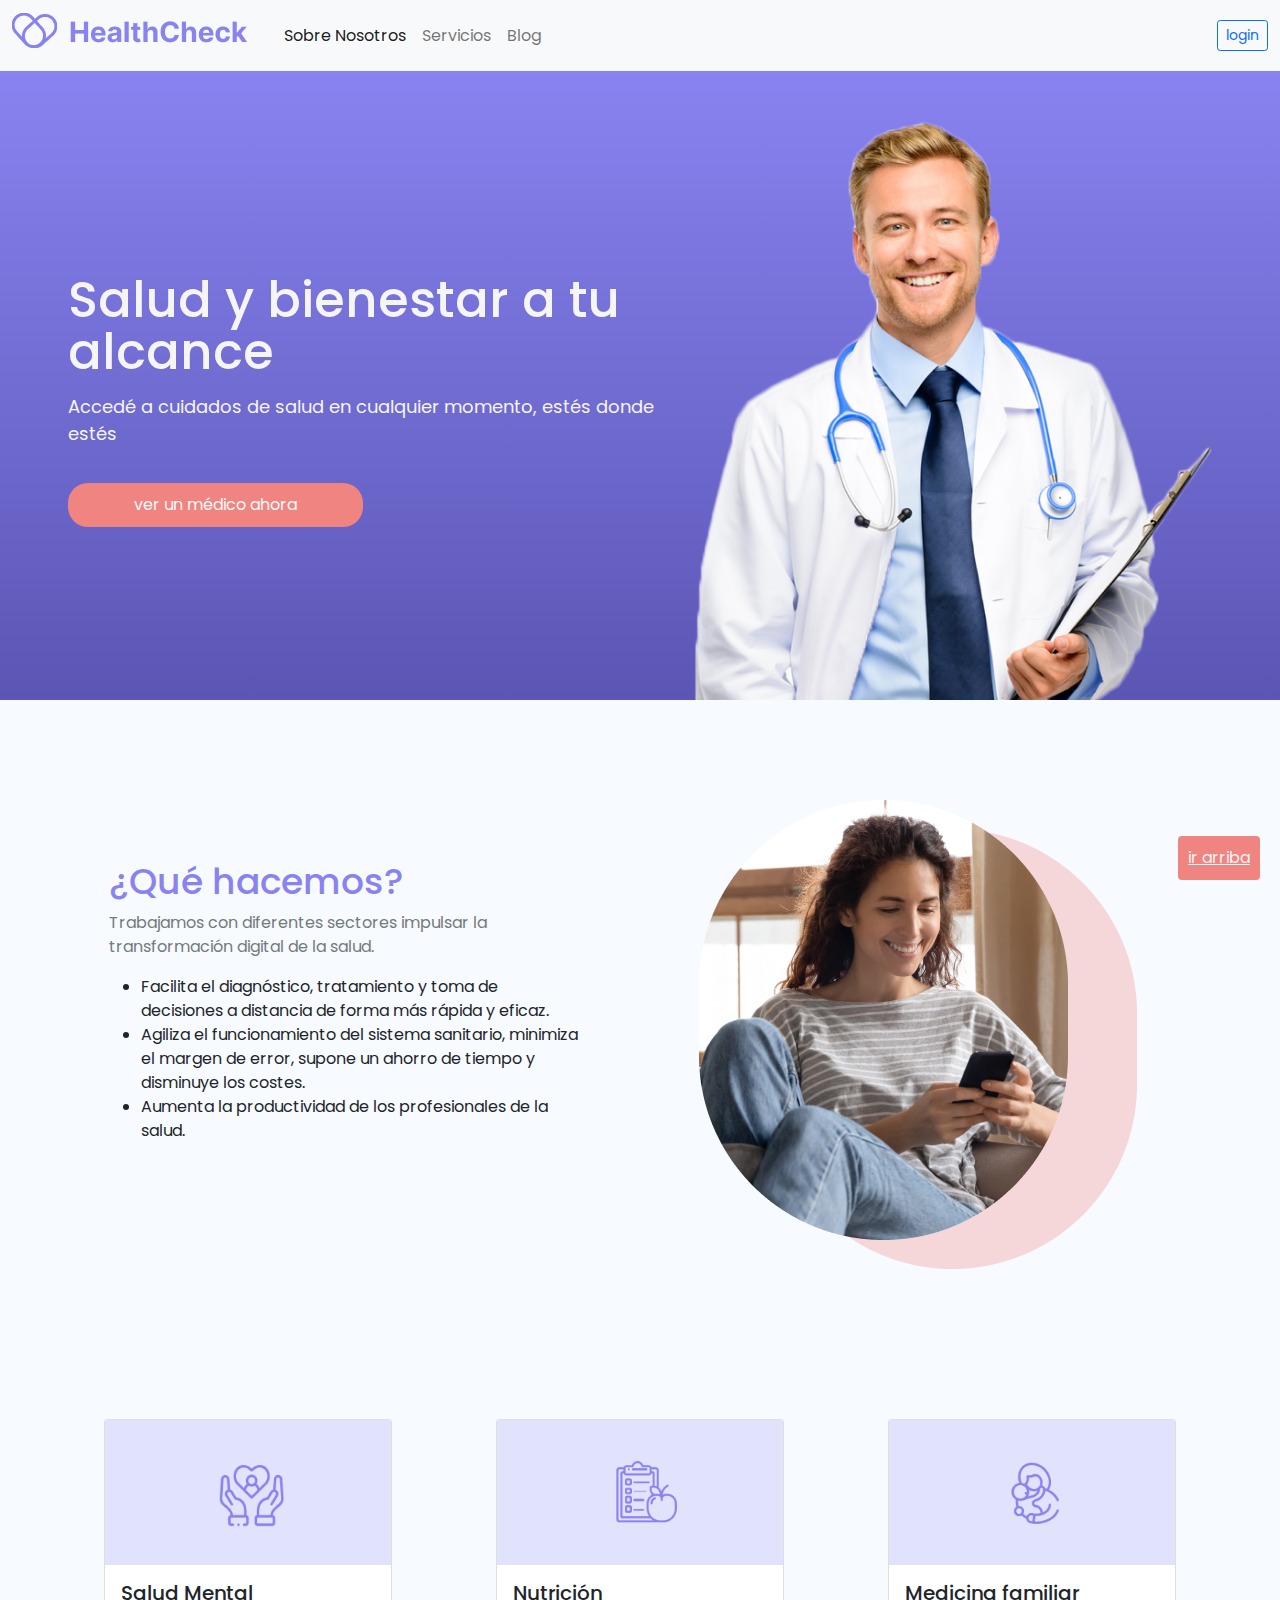
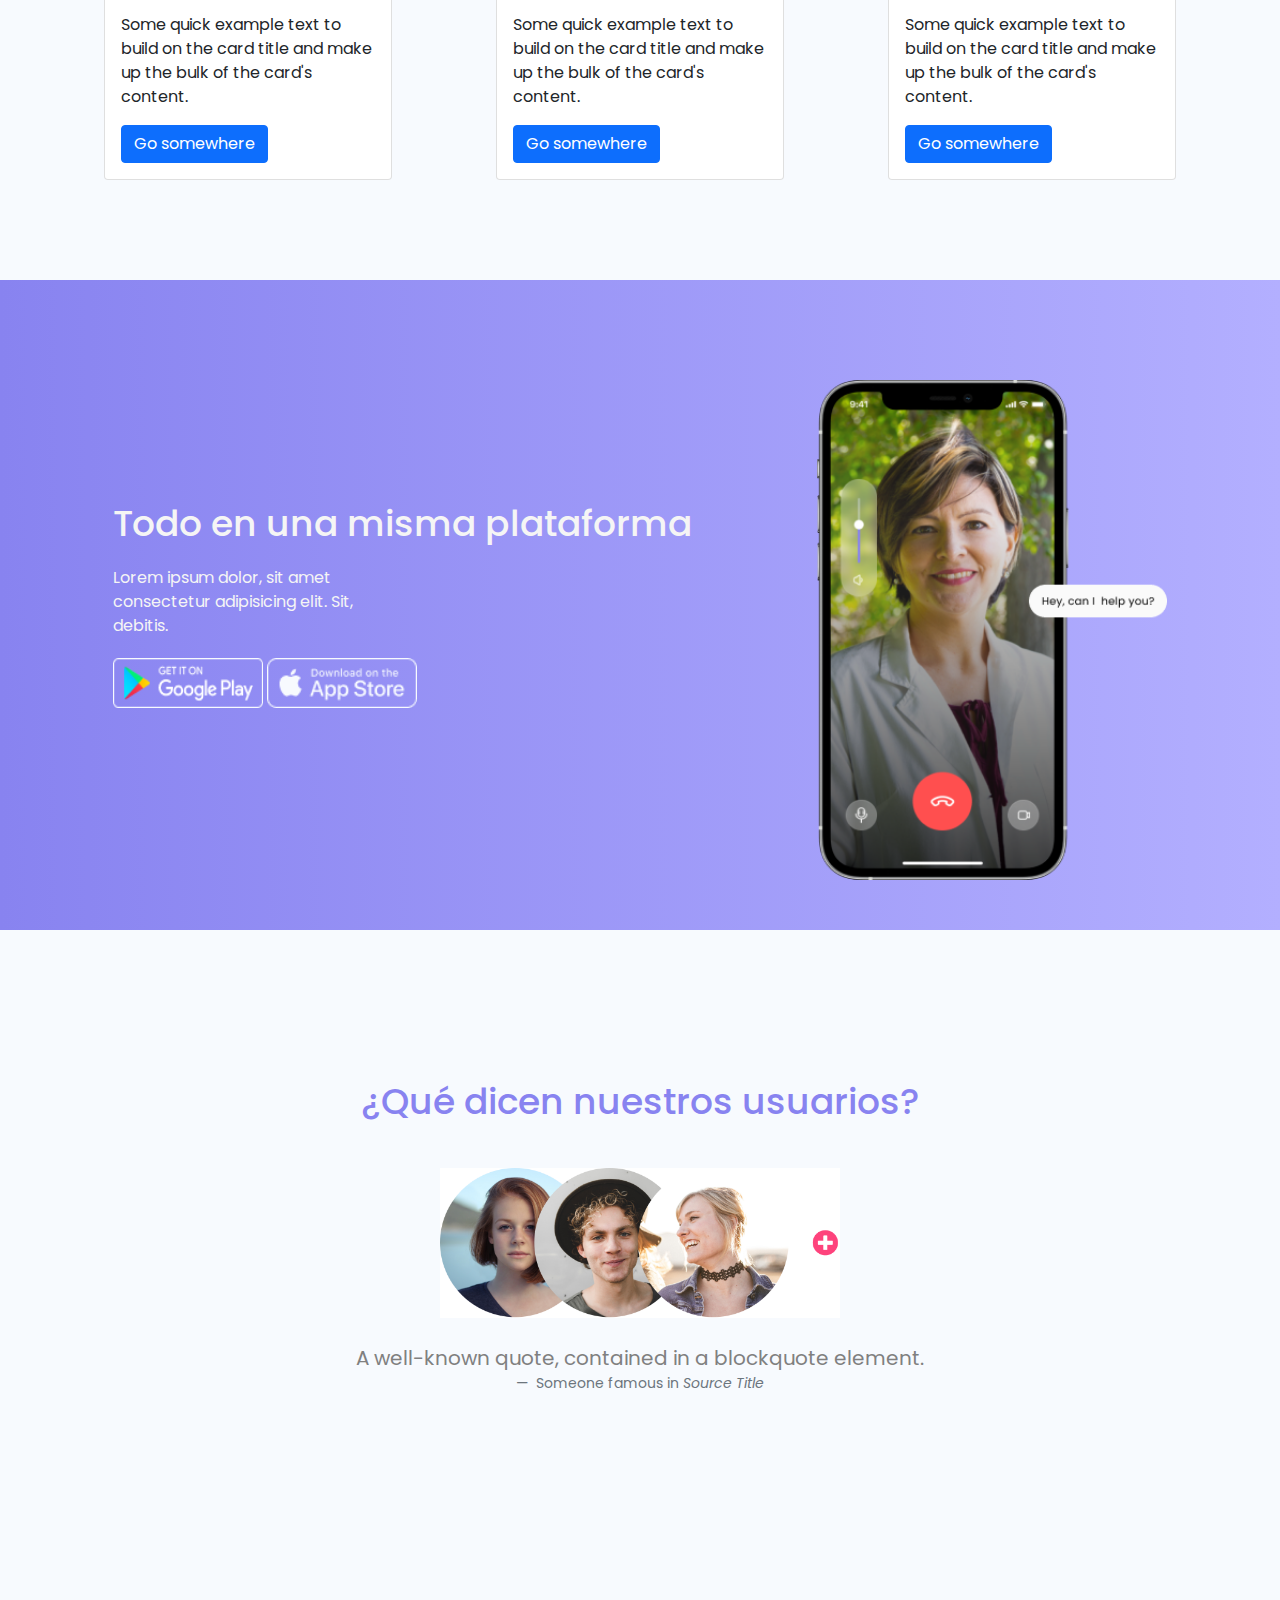
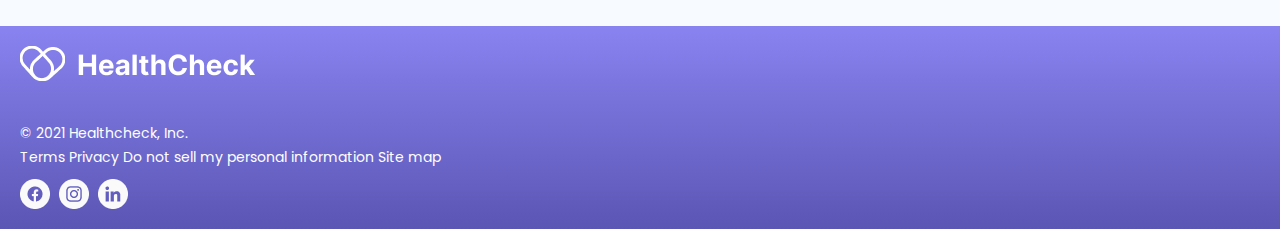
<file: index.html>
<!DOCTYPE html>
<html lang="es">
<head>
    <meta charset="UTF-8">
    <meta name="viewport" content="width=device-width,initial-scale=1.0">
    <title>Healthy</title>
    <link rel="preconnect" href="https://fonts.gstatic.com">
    <link href="https://fonts.googleapis.com/css2?family=Poppins:wght@200;400;500;600;700;800&display=swap" rel="stylesheet">
    <link rel="stylesheet" href="./bootstrap/css/bootstrap.css">
    <link rel="stylesheet" href="css/estilos.css">
</head>

<body>

    <header class="header">        
      <nav class="navbar navbar-expand-lg navbar-light bg-light" style="background-color: #8883F0;">
        <div class="container-fluid">
          <a class="navbar-brand" href="index.html"><img src="assets/img/logo_color.png" alt="logo"></a>
          <button class="navbar-toggler" type="button" data-bs-toggle="collapse" data-bs-target="#navbarText" aria-controls="navbarText" aria-expanded="false" aria-label="Toggle navigation">
              <span class="navbar-toggler-icon"></span>
          </button>
          <div class="collapse navbar-collapse" id="navbarText">
            <ul class="navbar-nav me-auto mb-2 mb-lg-0">
              <li class="nav-item">
                  <a class="nav-link active" aria-current="page" href="./pages/nosotros.html">Sobre Nosotros</a>
              </li>
              <li class="nav-item">
                <a class="nav-link" href="./pages/servicios.html">Servicios</a>
              </li>
              <li class="nav-item">
                <a class="nav-link" href="./pages/blog.html">Blog</a>
              </li>
            </ul>
            <button class="btn btn-sm btn-outline-primary" type="button">login</button>
          </div>
        </div>
      </nav>  
    </header>

    <main>
        <section class="SlidePrincipal">
            <div class="content-slide">
              <h1>Salud y bienestar a tu alcance</h1>
              <p>Accedé a cuidados de salud en cualquier momento, estés donde estés</p>
              <button type="button" class="PrimaryButton">ver un médico ahora</button>
            </div>

            <div class="img-principal">
              <img src="./assets/img/doctor.png" alt="doctor">
            </div>
        </section>
    

        <!-- INICIO SECCION PRINCIPAL-->

        <section class="QueHacemos">

            <article class="texto_quehacemos">
                <h2>¿Qué hacemos?</h2>
                <p>Trabajamos con diferentes sectores impulsar la transformación digital de la salud.</p>
                <ul>
                  <li>Facilita el diagnóstico, tratamiento y toma de decisiones a distancia de forma más rápida y eficaz.</li>
                  <li>Agiliza el funcionamiento del sistema sanitario, minimiza el margen de error, supone un ahorro de tiempo y disminuye los costes.</li>
                  <li>Aumenta la productividad de los profesionales de la salud.</li> 
                </ul>
            </article>

            <div class="img_quehacemos"><img src="assets/img/img_quehacemos.png" alt="dj" width="438" height="469"></div>


        </section>

        <!--FIN SECCION PRINCIPAL-->
  
        <!-- INICIO DESTACADOS-->

       <section class="servicios">
          <div class="card" style="width: 18rem;">
            <img src="./assets/img/saludmental.png" class="card-img-top" alt="...">
            <div class="card-body">
              <h5 class="card-title">Salud Mental</h5>
              <p class="card-text">Some quick example text to build on the card title and make up the bulk of the card's content.</p>
              <a href="#" class="btn btn-primary">Go somewhere</a>
            </div>
          </div>
          <div class="card" style="width: 18rem;">
            <img src="./assets/img/nutricion.png" class="card-img-top" alt="...">
            <div class="card-body">
              <h5 class="card-title">Nutrición</h5>
              <p class="card-text">Some quick example text to build on the card title and make up the bulk of the card's content.</p>
              <a href="#" class="btn btn-primary">Go somewhere</a>
            </div>
          </div>
          <div class="card" style="width: 18rem;">
            <img src="./assets/img/familiar.png" class="card-img-top" alt="...">
            <div class="card-body">
              <h5 class="card-title">Medicina familiar</h5>
              <p class="card-text">Some quick example text to build on the card title and make up the bulk of the card's content.</p>
              <a href="#" class="btn btn-primary">Go somewhere</a>
            </div>
          </div>
        </section>

        <!-- FIN DESTACADOS-->


        <!--INICIO CALL TO ACTION-->

        <section class="plataforma">
            <div>
                <h2>Todo en una misma plataforma</h2>
                <p>Lorem ipsum dolor, sit amet consectetur adipisicing elit. Sit, debitis.</p>
                <img src="assets/img/googleplay.png" alt="googleplay" width="150" height="50">
                <img src="assets/img/appstore.png" alt="appstore" width="150" height="50">
            </div>
            
            <div class="app">
                <img src="assets/img/img_app.png" alt="app medico" width="350" height="500">
            </div>

        </section>

        <!--FIN CALL TO ACTION-->


        <!--INICIO TESTIMONIOS-->

        <section class="container-fluid">
            <div class="testimonios">
                <h2>¿Qué dicen nuestros usuarios?</h2>
                <img src="assets/img/img_testimonios.png" alt="testimonios" width="400" height="150">
                <figure class="text-center">
                    <blockquote class="blockquote">
                    <p>A well-known quote, contained in a blockquote element.</p>
                    </blockquote>
                    <figcaption class="blockquote-footer">
                    Someone famous in <cite title="Source Title">Source Title</cite>
                    </figcaption>
                </figure>
            </div>
        </section>

        <!--FIN TESTIMONIOS-->


        <!--INICIO FOOTER-->

        <footer class="footer">
            <div class="logoPie">
                <img src="assets/img/logo.png" alt="logo" width="248" height="45">
            </div>
            <div class="pie_01">
                <small>© 2021 Healthcheck, Inc.</small>

            </div>
            <div class="pie_02">
                <small>Terms    Privacy   Do not sell my personal information    Site map</small>
            </div>
            <div class="redes">
                <div class="LogosRedes"><img src="assets/img/facebook.png" alt="logo facebook" width="30" height="30"></div>
                <div class="LogosRedes"><img src="assets/img/instagram.png" alt="logo instagram" width="30" height="30"></div>
                <div class="LogosRedes"><img src="assets/img/linkedin.png" alt="logo twitter" width="30" height="30"></div>
            </div>
            <a href="#" class="top">ir arriba</a>
        </footer>

        <!--FIN FOOTER-->
    </main>

    <!--SCRIPT BOOTSTRAP-->
    <script src="https://cdn.jsdelivr.net/npm/@popperjs/core@2.9.3/dist/umd/popper.min.js" integrity="sha384-eMNCOe7tC1doHpGoWe/6oMVemdAVTMs2xqW4mwXrXsW0L84Iytr2wi5v2QjrP/xp" crossorigin="anonymous"></script>
    <script src="https://cdn.jsdelivr.net/npm/bootstrap@5.1.0/dist/js/bootstrap.min.js" integrity="sha384-cn7l7gDp0eyniUwwAZgrzD06kc/tftFf19TOAs2zVinnD/C7E91j9yyk5//jjpt/" crossorigin="anonymous"></script>
</body>
</html>
</file>
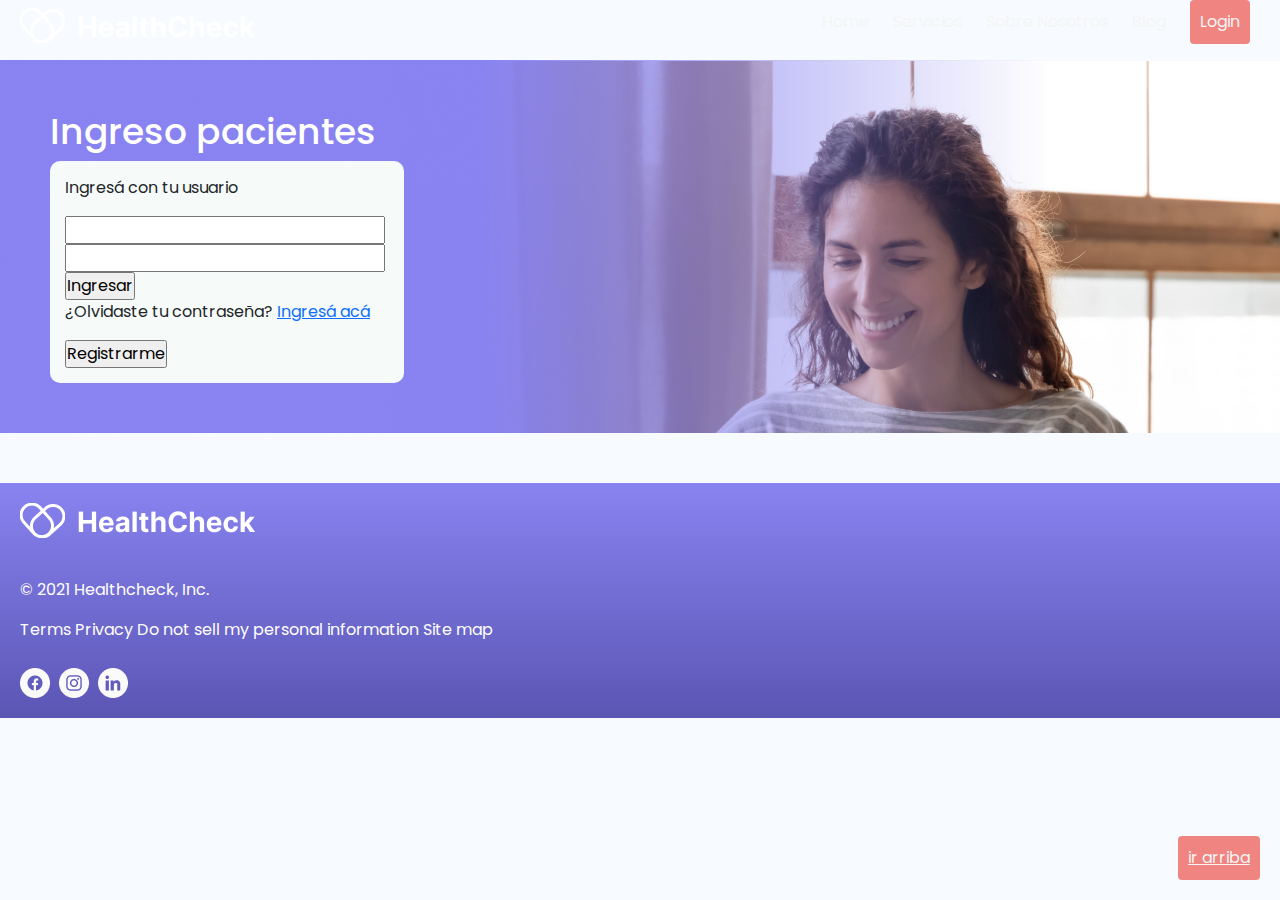
<file: pages/login.html>
<!DOCTYPE html>
<html lang="es">
<head>
    <meta charset="UTF-8">
    <title>Healthy</title>
    <link href="https://fonts.googleapis.com/css2?family=Poppins:wght@200;400;500;600;700;800&display=swap" rel="stylesheet">
    <meta name="viewport" content="width=device-width,initial-scale=1.0">
    <link rel="stylesheet" href="../bootstrap/css/bootstrap.css">
    <link rel="stylesheet" href="../css/estilos.css">
</head>

<body>
    <header id="cabecera">
        
        <a href="index.html"><div class="logo"><img src="../assets/img/logo.png" alt="logo" width="248" height="45"></div></a><nav class="menu">
            <ul>
            <li><a href="../index.html">Home</a></li>
            <li><a href="../pages/servicios.html">Servicios</a>
                <ul>
                    <li>Medicina familiar</li>
                    <li>Salud mental</li>
                    <li>Pediatría</li>
                    <li>Nutrición</li>
                </ul>
            </li>
            <li><a href="../pages/nosotros.html">Sobre Nosotros</a></li>
            <li><a href="../pages/blog.html">Blog</a></li>
            <li class="boton_login"><a href="../pages/login.html">Login</a></li>
            </ul>
        </nav>
        
    </header>

    <!--INICIO BANNER SUPERIOR-->
   
    <main>

         <section class="IngresoPacientes">
            
            <h2>Ingreso pacientes</h2>
            
            <form action="" enctype="" method="GET" class="login">
                
                <p>Ingresá con tu usuario</p>

                <input type="email">
                <input type="password">
                <input type="submit"value="Ingresar">

                <p>¿Olvidaste tu contraseña? <a href="www.google.com">Ingresá acá</a></p>
                
                <input type="button"value="Registrarme">

            </form>

        </section>

        <!--FIN BANNER SUPERIOR-->

        <!--INICIO FOOTER-->
        
        <footer class="footer">
            
            <div class="logoPie">
                <img src="../assets/img/logo.png" alt="logo" width="248" height="45">
            </div>
        
            <div class="pie_01">
                <p>© 2021 Healthcheck, Inc.</p>

            </div>
            <div class="pie_02">
                <p>Terms    Privacy   Do not sell my personal information    Site map</p>
            </div>

            <div class="redes">
                <div class="LogosRedes"><img src="../assets/img/facebook.png" alt="logo facebook" width="30" height="30"></div>
                <div class="LogosRedes"><img src="../assets/img/instagram.png" alt="logo instagram" width="30" height="30"></div>
                <div class="LogosRedes"><img src="../assets/img/linkedin.png" alt="logo twitter" width="30" height="30"></div>
            </div>

            <a href="#" class="top">ir arriba</a>
        
        </footer>
        <!--FIN FOOTER-->
    </main>
</body>
</html>
</file>
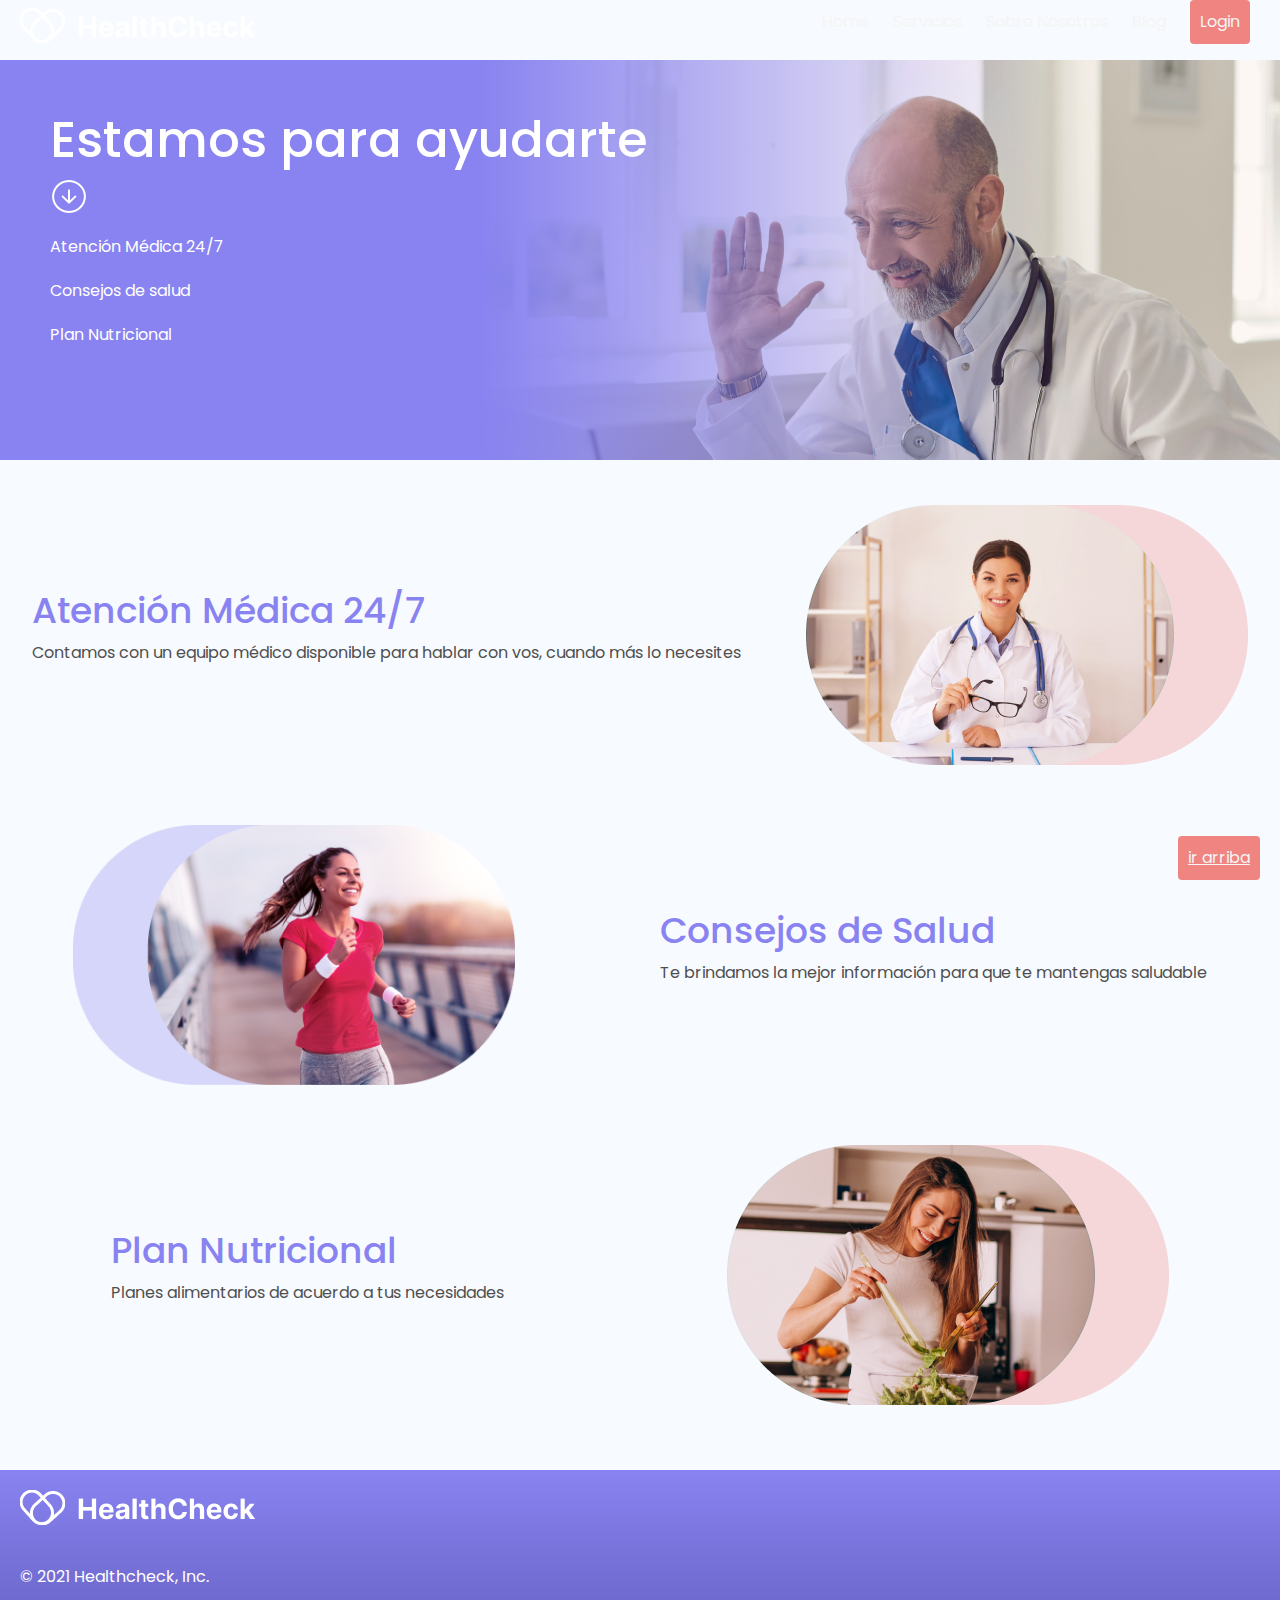
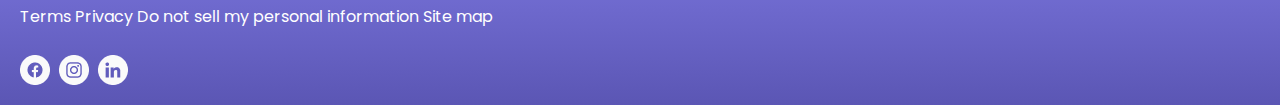
<file: pages/nosotros.html>
<!DOCTYPE html>
<html lang="es">
<head>
    <meta charset="UTF-8">
    <title>Healthy</title>
    <link rel="preconnect" href="https://fonts.gstatic.com">
    <link href="https://fonts.googleapis.com/css2?family=Poppins:wght@200;400;500;600;700;800&display=swap" rel="stylesheet">
    <meta name="viewport" content="width=device-width,initial-scale=1.0">
    <link rel="stylesheet" href="../bootstrap/css/bootstrap.css">
    <link rel="stylesheet" href="../css/estilos.css">
     
</head>

<body>
    
    <header id="cabecera">
        
        <a href="index.html"><div class="logo"><img src="../assets/img/logo.png" alt="logo" width="248" height="45"></div></a><nav class="menu">
            <ul>
            <li><a href="../index.html">Home</a></li>
            <li><a href="../pages/servicios.html">Servicios</a>
                <ul>
                    <li>Medicina familiar</li>
                    <li>Salud mental</li>
                    <li>Pediatría</li>
                    <li>Nutrición</li>
                </ul>
            </li>
            <li><a href="../pages/nosotros.html">Sobre Nosotros</a></li>
            <li><a href="../pages/blog.html">Blog</a></li>
            <li class="boton_login"><a href="../pages/login.html">Login</a></li>
            </ul>
        </nav>
        
    </header>

    <!--INICIO BANNER PRINCIOPAL-->
    <main>
        <section class="SobreNosotros">
            <h1>Estamos para ayudarte</h1>
            <img src="../assets/img/arrow-down-circle.png" alt="arrow-down">
            <a href="#">Atención Médica 24/7</a>
            <a href="#">Consejos de salud</a>
            <a href="#">Plan Nutricional</a>
        </section>

        <!--FIN BANNER PRINCIPAL-->
        
        <!--ITEM 01-->
        <section class="items">
        
            <article class="item_01">
                <div class="img_nosotros"><img src="../assets/img/atencion_medica.png" alt="atencion_medica" width="442" height="260"></div>
                <div class="parrafo_nosotros">
                    <h2>Atención Médica 24/7</h2>
                    <p>Contamos con un equipo médico disponible para hablar con vos, cuando más lo necesites</p>
                </div>
            </article>

            <article class="item_02">
                <div class="img_nosotros"><img src="../assets/img/consejos.png" alt="consejos de salud" width="442" height="260"></div>
                <div class="parrafo_nosotros">
                    <h2>Consejos de Salud</h2>
                    <p>Te brindamos la mejor información para que te mantengas saludable</p>
                </div>
            </article>

            <article class="item_03">
                <div class="img_nosotros"><img src="../assets/img/plan_nutricional.png" alt="plan_nutricional" width="442" height="260"></div>
                <div class="parrafo_nosotros">
                    <h2>Plan Nutricional</h2>
                    <p>Planes alimentarios de acuerdo a tus necesidades</p>
                </div>
            </article>

        </section>    
    
    
         <!--INICIO FOOTER-->
        
        <footer class="footer">
            <div class="logoPie">
                <img src="../assets/img/logo.png" alt="logo" width="248" height="45">
            </div>
            <div class="pie_01">
                <p>© 2021 Healthcheck, Inc.</p>

            </div>
            <div class="pie_02">
                <p>Terms    Privacy   Do not sell my personal information    Site map</p>
            </div>
            <div class="redes">
                <div class="LogosRedes"><img src="../assets/img/facebook.png" alt="logo facebook" width="30" height="30"></div>
                <div class="LogosRedes"><img src="../assets/img/instagram.png" alt="logo instagram" width="30" height="30"></div>
                <div class="LogosRedes"><img src="../assets/img/linkedin.png" alt="logo twitter" width="30" height="30"></div>
            </div>
            <a href="#" class="top">ir arriba</a>
        </footer>
        
        <!--FIN FOOTER-->
    </main>
</body>
</html>
</file>
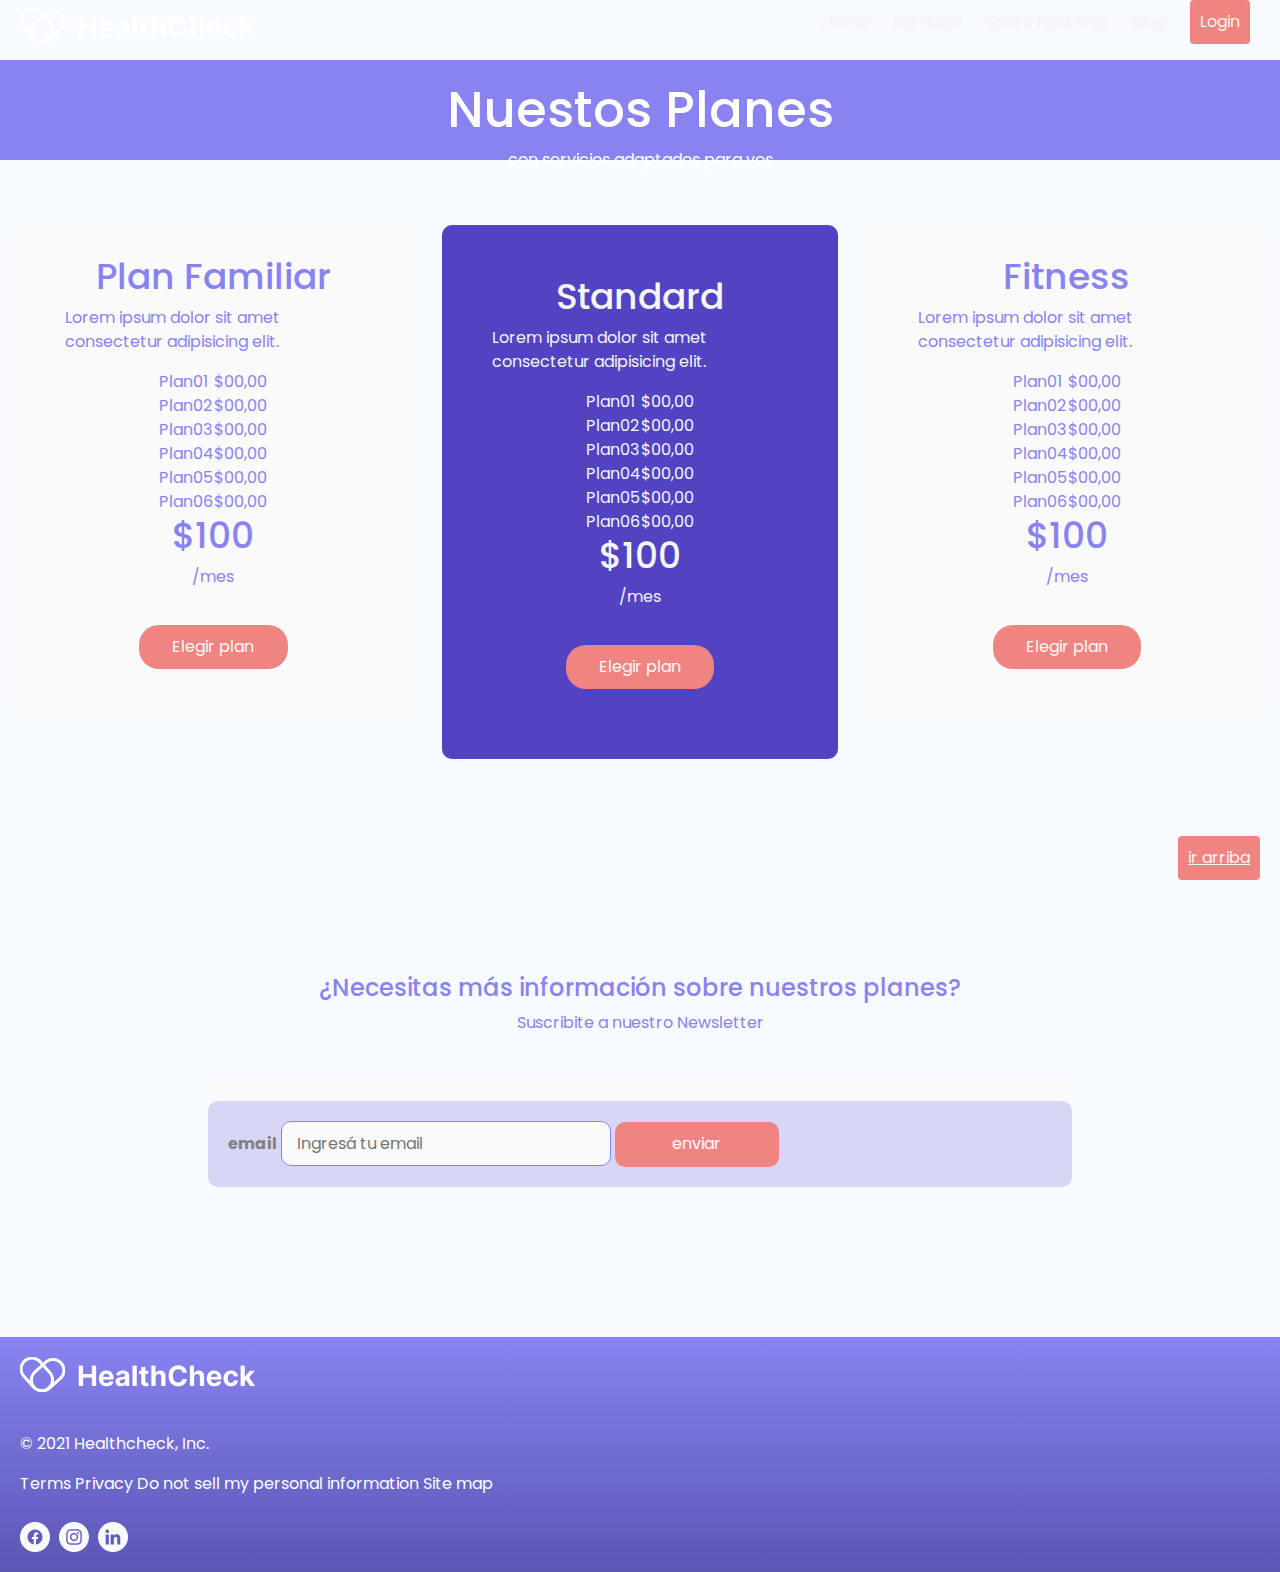
<file: pages/servicios.html>
<!DOCTYPE html>
<html lang="es">
<head>
    <meta charset="UTF-8">
    <title>Healthy</title>
    <link rel="preconnect" href="https://fonts.gstatic.com">
    <link href="https://fonts.googleapis.com/css2?family=Poppins:wght@200;400;500;600;700;800&display=swap" rel="stylesheet">
    <meta name="viewport" content="width=device-width,initial-scale=1.0">
    <link rel="stylesheet" href="../bootstrap/css/bootstrap.css">
    <link rel="stylesheet" href="../css/estilos.css">
</head>

<body>
    
    <header id="cabecera">
        
        <a href="index.html"><div class="logo"><img src="../assets/img/logo.png" alt="logo" width="248" height="45"></div></a><nav class="menu">
            <ul>
            <li><a href="../index.html">Home</a></li>
            <li><a href="../pages/servicios.html">Servicios</a>
                <ul>
                    <li>Medicina familiar</li>
                    <li>Salud mental</li>
                    <li>Pediatría</li>
                    <li>Nutrición</li>
                </ul>
            </li>
            <li><a href="../pages/nosotros.html">Sobre Nosotros</a></li>
            <li><a href="../pages/blog.html">Blog</a></li>
            <li class="boton_login"><a href="../pages/login.html">Login</a></li>
            </ul>
        </nav>
        
    </header>

    <!--INICIO TABLA PLANES-->
        
    <main>
        
        <section class="headerSection">
            <h1>Nuestos Planes</h1>
            <p>con servicios adaptados para vos</p>
        </section>

        <section class="planes">

            <div class="precios">
                <h2>Plan Familiar</h2>
                <table border="0" cellpadding=15 cellspacing=5>
                    <p>Lorem ipsum dolor sit amet consectetur adipisicing elit.</p>
                    <tr>
                        <td>Plan01</td>
                        <td>$00,00</td>
                    </tr>
                    <tr>
                        <td>Plan02</td>
                        <td>$00,00</td>
                    </tr>
                    <tr>
                        <td>Plan03</td>
                        <td>$00,00</td>
                    </tr>
                    <tr>
                        <td>Plan04</td>
                        <td>$00,00</td>
                    </tr>
                    <tr>
                        <td>Plan05</td>
                        <td>$00,00</td>
                    </tr>
                    <tr>
                        <td>Plan06</td>
                        <td>$00,00</td>
                    </tr>
                </table>
                <h2>$100</h2>
                <p>/mes</p>
                <input type="button" value="Elegir plan" class="PrimaryButton">
            </div>

            <div class="precios_destacado">
                <h2>Standard</h2>
                <table border="0" cellpadding=15 cellspacing=5>
                    <p>Lorem ipsum dolor sit amet consectetur adipisicing elit.</p>
                    <tr>
                        <td>Plan01</td>
                        <td>$00,00</td>
                    </tr>
                    <tr>
                        <td>Plan02</td>
                        <td>$00,00</td>
                    </tr>
                    <tr>
                        <td>Plan03</td>
                        <td>$00,00</td>
                    </tr>
                    <tr>
                        <td>Plan04</td>
                        <td>$00,00</td>
                    </tr>
                    <tr>
                        <td>Plan05</td>
                        <td>$00,00</td>
                    </tr>
                    <tr>
                        <td>Plan06</td>
                        <td>$00,00</td>
                    </tr>
                </table>
                <h2>$100</h2>
                <p>/mes</p>
                <input type="button" value="Elegir plan" class="PrimaryButton">
            </div>

            <div class="precios">
                <h2>Fitness</h2>
                <table border="0" cellpadding=15 cellspacing=5>
                    <p>Lorem ipsum dolor sit amet consectetur adipisicing elit.</p>
                    <tr>
                        <td>Plan01</td>
                        <td>$00,00</td>
                    </tr>
                    <tr>
                        <td>Plan02</td>
                        <td>$00,00</td>
                    </tr>
                    <tr>
                        <td>Plan03</td>
                        <td>$00,00</td>
                    </tr>
                    <tr>
                        <td>Plan04</td>
                        <td>$00,00</td>
                    </tr>
                    <tr>
                        <td>Plan05</td>
                        <td>$00,00</td>
                    </tr>
                    <tr>
                        <td>Plan06</td>
                        <td>$00,00</td>
                    </tr>
                </table>
                <h2>$100</h2>
                <p>/mes</p>
                <input type="button" value="Elegir plan" class="PrimaryButton">
            </div>
        </section>
    
    </main>

   
    <!--FORM CONSULTAS-->
    
    <section class="SuscripcionNews">
        <h3>¿Necesitas más información sobre nuestros planes?</h3>
        <p>Suscribite a nuestro Newsletter</p>
        <form action="mailto:facuortega292@gmail.com" method="GET" enctype="text/plain" class="FormSuscripcion">
            <fieldset>
                <label for="email">email</label>
                <input type="email" class="input" name="email" placeholder="Ingresá tu email">  
                <input type="button" class="buttonMedium" value="enviar">
            </fieldset>
        </form>
    
    </section>

    <!--FORM CONSULTAS-->


    <!--INICIO FOOTER-->

    <footer class="footer">
        
        <div class="logoPie">
            <img src="../assets/img/logo.png" alt="logo" width="248" height="45">
        </div>
    
        <div class="pie_01">
            <p>© 2021 Healthcheck, Inc.</p>

        </div>
        <div class="pie_02">
            <p>Terms    Privacy   Do not sell my personal information    Site map</p>
        </div>

        <div class="redes">
            <div class="LogosRedes"><img src="../assets/img/facebook.png" alt="logo facebook" width="30" height="30"></div>
            <div class="LogosRedes"><img src="../assets/img/instagram.png" alt="logo instagram" width="30" height="30"></div>
            <div class="LogosRedes"><img src="../assets/img/linkedin.png" alt="logo twitter" width="30" height="30"></div>
        </div>

        <a href="#" class="top">ir arriba</a>
    
    </footer>

    <!--FIN FOOTER-->

</body>
</html>
</file>
<file: css/estilos.css>
*{
    margin: 0px;
    padding: 0px;
}


body{
    font-family: poppins;
    background-color: #F7FAFE;
}

/* FONT STYLE */

h1 {
    font-size: 50px;
}

h2 {
    font-size: 36px;
}

h3{
    font-size: 24px;
}

/* MENU NAV */

.navbar navbar-expand-lg navbar-light bg-light {
    background-color: #8883F0;
}

.menu ul {
    position: relative;
}

.menu ul > li {
    position: relative;
}

.menu ul > li:hover ul{
    display: block;
}

.menu ul ul {
    display: none;
    position: absolute;
    top: 100%;
    left:0;
    background-color: #8883F0;
    padding: 10px;
    text-align: left;
    width: 180px;
    color: whitesmoke;
}

.menu li{
    display: inline-block;
    margin-left: 10px;
    margin-right: 10px;
}

.menu a{
    text-decoration: none;
    color:whitesmoke;
}

.menu a:hover{
    text-decoration: underline;
    color: orange;
}

.logo {
    display: inline-block;
    box-sizing: border-box;
    width: 40%;
    padding-left: 20px;
    vertical-align: middle;
}

logo a {
    display: inline-block;
    background-color: #8883F0;
}

.menu {
    vertical-align: middle;
    display: inline-block;
    box-sizing: border-box;
    width:60%;
    text-align: right;
    padding-right: 20px;
}

.boton_login {
    display: inline-block;
    background-color: #EF8481;
    color: whitesmoke;
    padding: 10px;
    border-radius: 4px;
}

/* BANNER HOME */

.SlidePrincipal {
    width: 100vw;
    height: fit-content;
    padding: 50px 50px 0px 50px;
    display: flex;
    align-items: center;
    background-image: linear-gradient(to bottom,#8883F0,#5b56b4);
    justify-content: space-around;
}




.SlidePrincipal h1{
    color: whitesmoke;
    line-height: 52px;
    margin-bottom: 15px;
    animation-name: texto;
    animation-timing-function: ease-out;
    animation-iteration-count: 1;
    animation-duration: 1s;

}

.SlidePrincipal p {
    color: whitesmoke;
    font-size: 18px;
    animation-name: texto;
    animation-timing-function:ease-out;
    animation-iteration-count: 1;
    animation-duration: 1s;
}

.PrimaryButton {
    background-color: #EF8481;
    color: #F6FBF9;
    margin-top: 20px;
    margin-bottom: 20px;
    padding: 10px 10px 10px 10px;
    border: none;
    border-radius: 20px;
    width: 50%;
    animation-name: texto;
    animation-timing-function: ease-out;
    animation-iteration-count: 1;
    animation-duration: 1s;
}

/* SERVICIOS */

.servicios {
    width: 100vw;
    padding: 100px 0px 100px 0px;
    background-color: #F7FAFE;
    display: flex;
    justify-content: space-evenly;
    align-items: baseline;
}

.card {
    width: 30%;
}

.card:hover{
    filter:drop-shadow(0 0 0.75rem #cecbf8);
    transform: scale(1.05,1.05);
}

.card p {
   justify-content: center;
}

.especialidades img {
    height: 157px;
    margin-bottom: 15px;
    width: 157px;
    justify-content: center;
}

/* QUE HACEMOS */

.QueHacemos {
    
    width: 100vw;
    height: auto;
    padding-top: 120px;
    padding-bottom: 120px;
    padding-left: 50px;
    padding-right: 50px;
    display: flex;
    justify-content: space-around;
    align-items: center;
}

.QueHacemos h2 {
    color: #8883F0;
}

.QueHacemos p {
    color: #737B7D;
}

.texto_quehacemos {
    width: 30%;
}

.img_quehacemos {
    width: 40%;

}

/*FOOTER*/

.top{
    position: fixed;
    background-color: #EF8481;
    border-radius: 4px;
    bottom:20px;
    right:20px;
    color: whitesmoke;
    padding: 10px 10px 10px 10px;
}

.footer{
    margin-top: 50px;
    padding: 20px 20px 20px 20px;
    overflow: hidden;
    color: white;
    display: flex;
    flex-direction: column;
    background-image: linear-gradient(to bottom,#8883F0,#5b56b4);
}


.LogosRedes {
    margin-top: 10px;
    margin-right: 5px;
    display: inline-block;
}

.logoPie {
    width: 100%;
    margin-bottom: 30px;
}

/* PLATAFORMA */

.plataforma {
    background-image:linear-gradient(to right,#8883F0,#b3afff); 
    padding: 50px 50px 50px 50px;
    width: 100vw;
    display:flex;
    align-items: center;
    justify-content: space-around;
}

.stores {
    margin-top: 15px;
}

.plataforma h2 {
    color: whitesmoke;
    margin-bottom: 20px;
}

.plataforma p {
    color: whitesmoke;
    margin-bottom: 20px;
}

.app:hover {
    transform: perspective(400px) rotateY(-10deg);
}

/*TESTIMONIOS*/

.testimonios {
    background-color: #F7FAFE;
    padding: 150px 50px 150px 50px;
    display: flex;
    flex-direction: column;
    align-items: center;
}

.testimonios h2 {
    text-align: center;
    color: #8883F0;
    margin-bottom: 20px;
}

.testimonios p {
    color: grey;
    text-align: center;
    margin-bottom: 20px;
}

.testimonios img {
    margin: 25px 25px 25px 25px;
}


/*SECCIÓN SERVICIOS*/

#consultas {
    background-color: #FFF3EF;
    padding: 50px 50px 50px 50px;
}

.headerSection {
    background-color:#8883F0;
    color: white;
    width: auto;
    height: 100px;
    padding: 20px 50px 50px 50px;
    display: flex;
    flex-direction: column;
    align-items: center;
}

.planes {
    margin-top: 50px;
    margin-bottom: 100px;
    display: flex;
    justify-content: space-around;
}

.precios {
    height: fit-content;
    margin: 15px 15px 15px 15px;
    padding: 30px 50px 30px 50px;
    background-color: #fafafa;
    color:#8883F0;
    border-radius: 10px; 
    display: flex;
    flex-direction: column;
    align-items: center;  
}

.precios .PrimaryButton {
    width: 50%;
}

.precios_destacado {
    height: fit-content;
    margin: 15px 15px 15px 15px;
    padding: 50px 50px 50px 50px;
    align-items: center;
    background-color: #5243C2;
    color: whitesmoke;
    border-radius: 10px;
    display: flex;
    flex-direction: column;
    align-items: center; 
}

.precios_destacado .PrimaryButton {
    width: 50%;
}


/*BLOG*/

.buscador-blog {
    width: auto;
    height: fit-content;
    background-color: rgba(136, 131, 240, 0.3);
    display: flex;
    justify-content: center;
}

.buscador{
    width: 50%;
    height: 56px;
    background-color: #fafafa;
    border-color:#8883F0;
    border-radius: 20px;
}

.SearchButton {
    width: 20%;
    height: 56px;
    background-color: #EF8481;
    color: white;
    border-radius: 20px;
    border: none;
    font-size: 16px;
    font-family: poppins;
}

.contenidoblog {
    background-color: #F7FAFE;
    width: auto;
    display: grid;
    grid-template-areas: 
    "principal principal secundaria"
    "nota1 nota2 nota3";
    grid-template-columns: 1fr 1fr 1fr;
    column-gap: 3%;
    margin: 20px 15px 15px 15px;
}

.NotaPrincipal {
    color:#373F41;
    grid-area: principal;
    padding: 50px 50px 50px 50px;
}

.NotaSecundaria {
    background-color: #F7FAFE;
    margin-top: 20px;
    grid-area: secundaria;
    padding-right: 50px;
}

.TituloAside {
    color: #FAFAFA;
    margin-left: 15px;
    padding: 10px 10px 10px;
}

.BlogAside {
    color: #8883F0;
    margin-bottom: 20px;
    margin-left: 15px;
    border-bottom: solid 1px whitesmoke;
    padding: 10px 10px 10px 10px;
}

.nota1 {
    background-color: #FAFAFA;
    border-radius: 4px 4px 4px 4px;
    grid-area: nota1;
    height: 400px;
    width: auto;
    margin-top: 20px;
    align-items: center;
}

.nota2 {
    background-color: #FAFAFA;
    border-radius: 4px 4px 4px 4px;
    grid-area: nota2;
    height: 400px;
    width: auto;
    margin-top: 20px;
    align-items: center;
}

.nota3 {
    background-color: #FAFAFA;
    border-radius: 4px 4px 4px 4px;
    grid-area: nota3;
    height: 400px;
    width: auto;
    margin-top: 20px;
    align-items: center;
}

.img_principal {
    width: 100%;
    height: auto;
    margin-bottom: 15px;
}

.img_notas {
    width:100%;
    height: 60%;
    margin-bottom: 15px;
}

/*SOBRE NOSOTROS*/

.SobreNosotros {
    width: auto;
    height: 400px;
    padding: 50px 50px 50px 50px;
    background-image: url("../assets/img/bkg_servicios.png");
    color: white;
}

.SobreNosotros a{
    display: block;
    margin-top: 20px;
    color: white;
    text-decoration: none;
}

.items {
    width: auto;
    height: auto;
    color: whitesmoke;
    background-color: #F7FAFE;
}

.items h2 {
    color: #8883F0;
}

.items p {
    color: #4F4F4F;
}

.item_01 {
    margin-top: 30px;
    margin-bottom: 30px;
    display: flex;
    flex-direction: row-reverse;
    justify-content: space-around;
    align-items: center;
}

.item_02 {
    margin-top: 30px;
    margin-bottom: 30px;
    display: flex;
    flex-direction: row-reverse;
    justify-content: space-around;
    align-items: center;
}

.item_03 {
    margin-top: 30px;
    margin-bottom: 30px;
    display: flex;
    flex-direction: row-reverse;
    justify-content: space-around;
    align-items: center;
}

.img_nosotros {
    margin: 15px 15px 15px 15px;
}

.parrafo_nosotros {
    margin: 15px 15px 15px 15px;
}

.item_02 .img_nosotros {
    order: 1;
}


/*LOGIN*/

.IngresoPacientes {
    width: auto;
    height: auto;
    padding: 50px 50px 50px 50px;
    background-image: url("../assets/img/bkg_login.png");

}

.IngresoPacientes h2{
    color: white;
}

.login {
    background-color: #F6FBF9;
    padding: 15px 15px 15px 15px;
    width: 30%;
    border-radius: 10px;
}

/* SUSCRIPCION NEWS */

.SuscripcionNews {
    width: auto;
    height: fit-content;
    background-color: #F7FAFE;
    color: #8883F0;
    display: flex;
    flex-direction: column;
    align-items: center;
    padding: 100px 100px 100px 100px;
}

.FormSuscripcion {
    background-color: #FAFAFA;
    border-radius: 4px;
    width: 80%;
    margin-top: 30px;
}

fieldset {
    width: auto;
    background-color: rgba(136, 131, 240, 0.3);
    padding: 20px 20px 20px 20px;
    border: none;
    border-radius: 10px;
    margin-top: 20px;
}
.SuscripcionNews input {
    background-color: #FAFAFA;
    border: 1px solid #8883F0;
    border-radius: 10px;
    width: 40%;
    height: 45px;
    font-family: poppins;
    font-size: 16px;
}

.SuscripcionNews label {
    color: gray;
    font-weight: bold;
}

.SuscripcionNews ::placeholder {
    padding-left: 15px;
}

.SuscripcionNews .buttonMedium {
    background-color: #EF8481;
    width: 20%;
    height: 45px;
    font-family: poppins;
    font-size: 16px;
    color: white;
    border: none;
}


/*ANIMACIONES*/

@keyframes texto {
    0%{
     opacity: 0%;
     transform: translate(0px,-20px);
    }

    100% {
        opacity: 100%;
        transform: translate(0px,0px);
    }
}

 /*RESPONSIVE*/

 @media (max-width: 576px) {

    .SlidePrincipal {
        flex-direction: column;
        height: fit-content;
        padding-bottom: 0px;
        justify-content: center;
    }

    .content-slide {
        width: 100%;
        text-align: center;
    }
    
    .QueHacemos {
        flex-direction: column;
        justify-content: center;
        padding-top: 50px;
        padding-bottom: 50px;
    
    }

    .QueHacemos h2 {
        text-align: center;
    }

    .texto_quehacemos {
        width: 100%;
    }
    
    .img_quehacemos {
        width: 100%;
        margin-top: 50px;    
    }

    .servicios {
        flex-direction: column;
        align-items: center;
        justify-content: space-between;
    }

    .card {
        width: 100%;
    }

    .plataforma {
        width: 100vw;
        flex-direction: column;
        justify-content: center;
    }
    
    .app {
        margin-top: 50px;
    }
    
    .plataforma h2 {
        text-align: center;
    }
    
    .plataforma p {
        text-align: center;
    }
    
 }

 @media (min-width: 576px) {
    .SlidePrincipal {
        flex-direction: column;
        height: fit-content;
        padding-bottom: 0px;
        justify-content: center;
    }

    .content-slide {
        width: 100%;
        text-align: center;
    }
    
    .QueHacemos {
        flex-direction: column;
        justify-content: center;
        padding-top: 50px;
        padding-bottom: 50px;
    
    }

    .QueHacemos h2 {
        text-align: center;
    }

    .texto_quehacemos {
        width: 100%;
    }
    
    .img_quehacemos {
        width: 100%;
        margin-top: 50px;    
    }

    .servicios {
        flex-direction: column;
        align-items: center;
        justify-content: space-between;
    }

    .card {
        width: 100%;
    }

    .plataforma {
        width: 100vw;
        flex-direction: column;
        justify-content: center;
    }
    
    .app {
        margin-top: 50px;
    }
    
    .plataforma h2 {
        text-align: center;
    }
    
    .plataforma p {
        text-align: center;
    }
    
 }

 @media (min-width: 768px) {
    .SlidePrincipal {
        flex-direction: column;
        height: fit-content;
        padding-bottom: 0px;
        justify-content: center;
    }

    .content-slide {
        width: 100%;
        text-align: center;
    }
    
    .QueHacemos {
        flex-direction: column;
        justify-content: center;
        padding-top: 50px;
        padding-bottom: 50px;
    
    }

    .QueHacemos h2 {
        text-align: center;
    }

    .texto_quehacemos {
        width: 100%;
    }
    
    .img_quehacemos {
        width: 100%;
        margin-top: 50px;    
    }

    .servicios {
        flex-direction: column;
        align-items: center;
        justify-content: space-between;
    }

    .card {
        width: 100%;
    }

    .plataforma {
        width: 100vw;
        flex-direction: column;
        justify-content: center;
    }
    
    .app {
        margin-top: 50px;
    }
    
    .plataforma h2 {
        text-align: center;
    }
    
    .plataforma p {
        text-align: center;
    }
 }

 @media (min-width: 992px) {
    .SlidePrincipal {
        display: flex;
        flex-direction: row;
        align-items: center;
        justify-content: space-around;
    }

    .content-slide {
        width: 50%;
        text-align: left;
    }
    
    .QueHacemos {
        flex-direction: row;
        justify-content: space-around;
        padding-top: 50px;
        padding-bottom: 50px;
    
    }

    .QueHacemos h2 {
        text-align: left;
    }

    .texto_quehacemos {
        width: 40%;
    }
    
    .img_quehacemos {
        width: 40%;
        margin-top: 50px;    
    }

    .servicios {
        flex-direction: row;
        justify-content: space-evenly;
        align-items: baseline;
    }

    .plataforma {
        width: 100vw;
        flex-direction: row;
        align-items: center;
        justify-content: space-around;
    }
    
    .app {
        margin-top: 50px;
    }
    
    .plataforma h2 {
        text-align: left;
    }
    
    .plataforma p {
        text-align: left;
        width: 50%;
    }
 }

 @media (min-width: 1200px) {
 }

 @media (min-width: 1400px) {
 }
</file>
